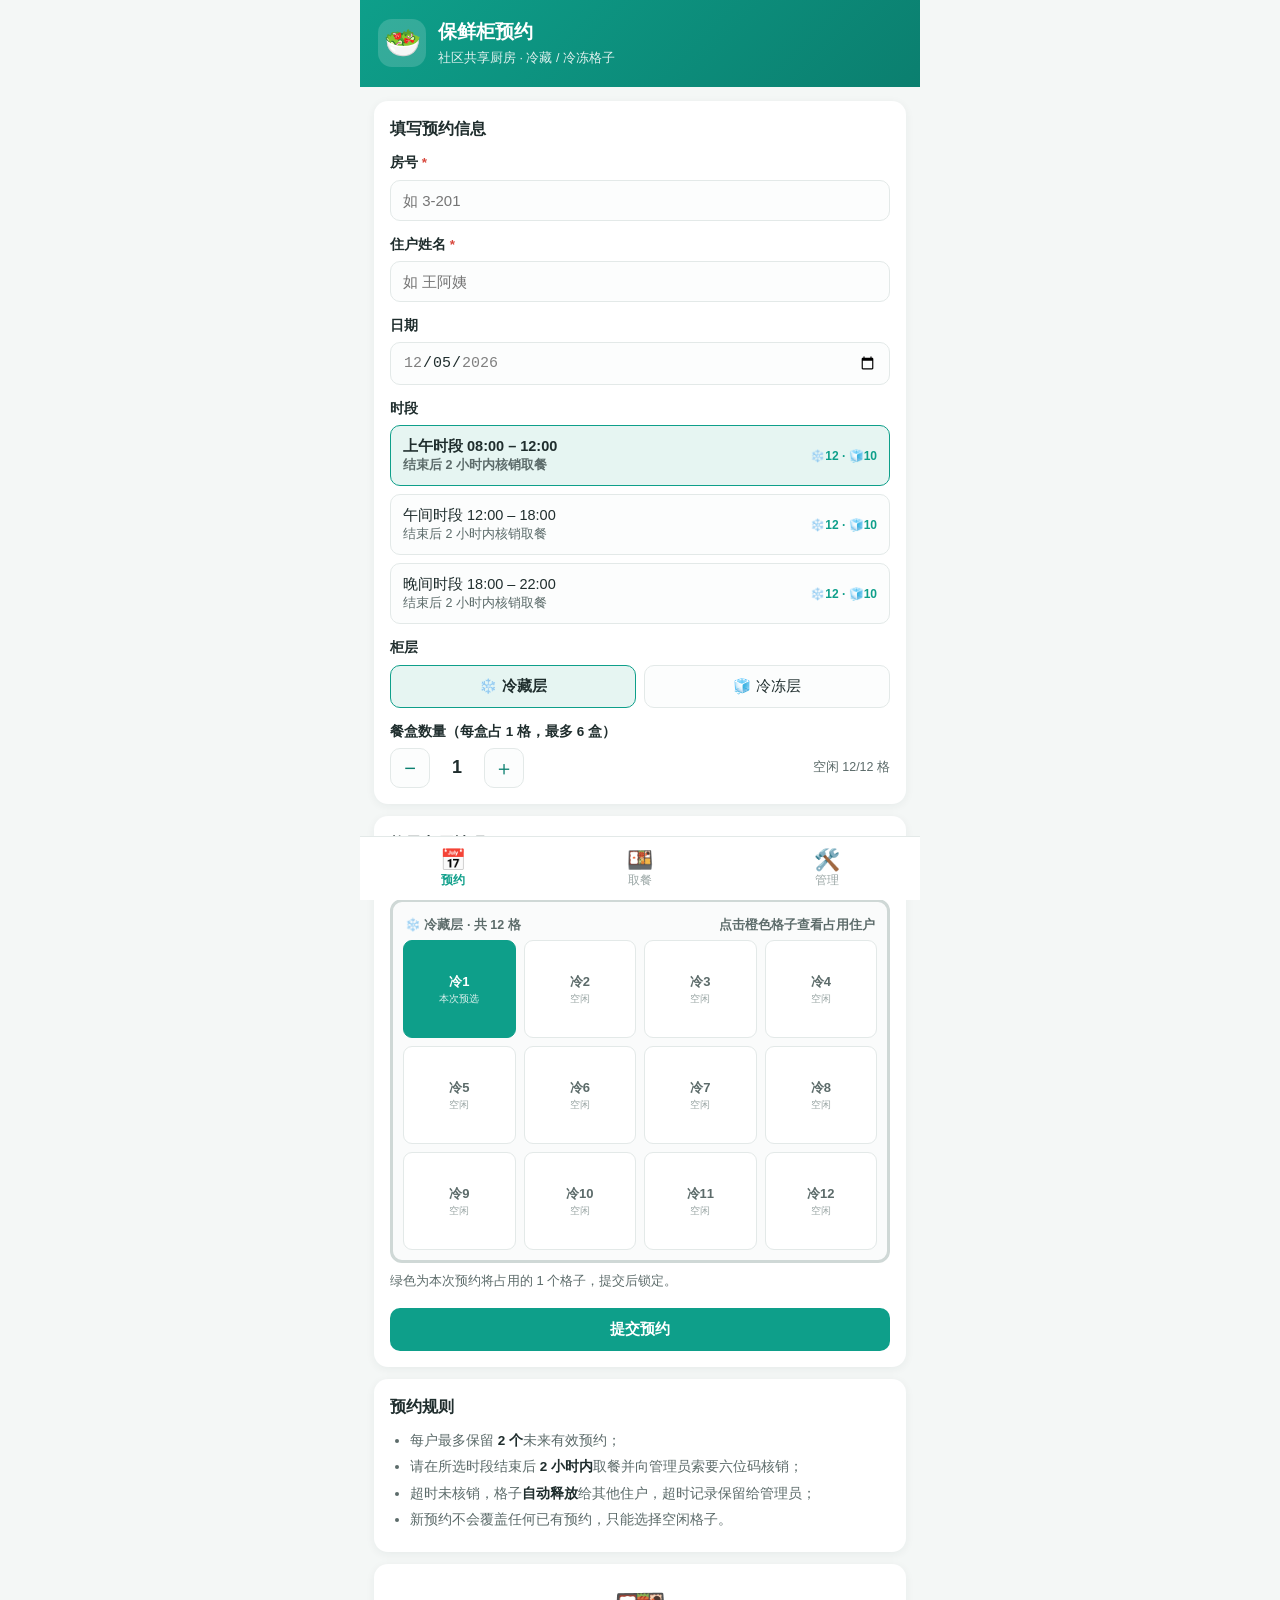
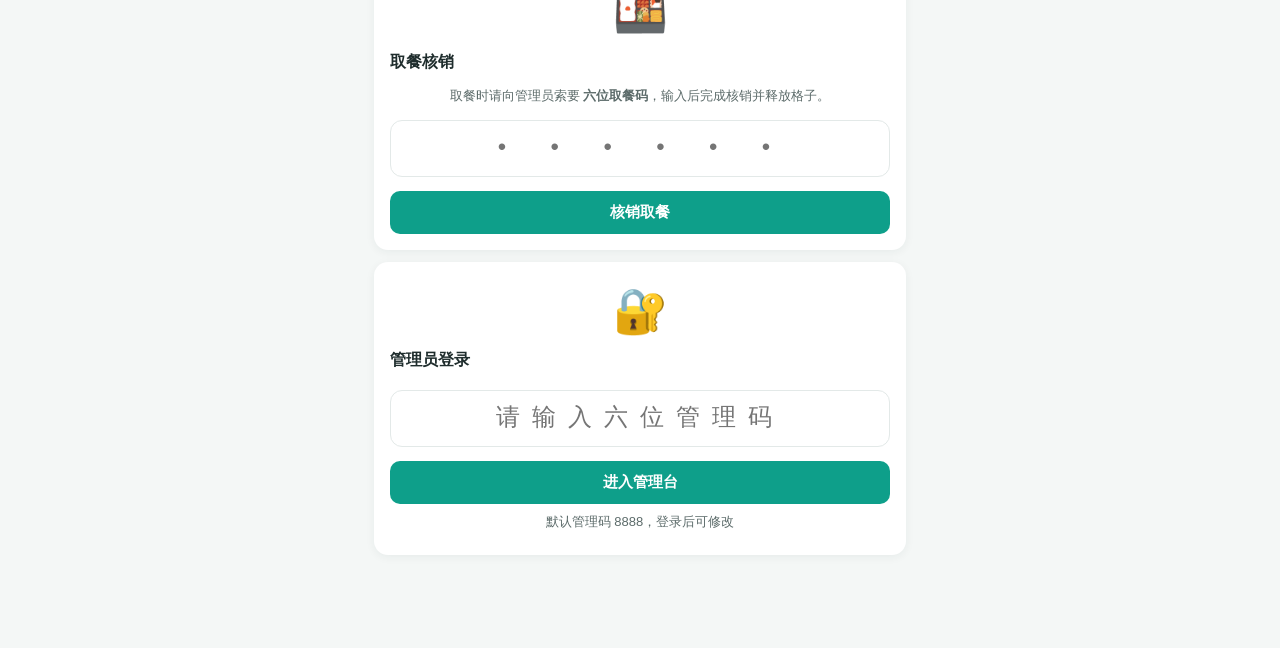
<file: index.html>
<!DOCTYPE html>
<html lang="zh-CN">
<head>
<meta charset="UTF-8" />
<meta name="viewport" content="width=device-width, initial-scale=1.0, viewport-fit=cover" />
<meta name="theme-color" content="#0e9f8a" />
<title>社区共享厨房 · 保鲜柜预约</title>
<link rel="stylesheet" href="styles.css" />
</head>
<body>
<div class="app">
  <header class="topbar">
    <div class="brand">
      <span class="brand-logo">🥗</span>
      <div>
        <h1>保鲜柜预约</h1>
        <p>社区共享厨房 · 冷藏 / 冷冻格子</p>
      </div>
    </div>
  </header>

  <main>
    <!-- ========== 预约页 ========== -->
    <section class="page" id="page-booking">
      <div class="card">
        <h2 class="card-title">填写预约信息</h2>
        <div class="field">
          <label for="bkRoom">房号 <em>*</em></label>
          <input id="bkRoom" type="text" inputmode="numeric" placeholder="如 3-201" autocomplete="off" />
        </div>
        <div class="field">
          <label for="bkName">住户姓名 <em>*</em></label>
          <input id="bkName" type="text" placeholder="如 王阿姨" autocomplete="off" />
        </div>
        <div class="field">
          <label for="bkDate">日期</label>
          <input id="bkDate" type="date" />
        </div>
        <div class="field">
          <label>时段</label>
          <div class="slot-list" id="slotList"></div>
        </div>
        <div class="field">
          <label>柜层</label>
          <div class="seg" id="typeSeg">
            <button type="button" class="seg-btn" data-type="fridge">❄️ 冷藏层</button>
            <button type="button" class="seg-btn" data-type="freezer">🧊 冷冻层</button>
          </div>
        </div>
        <div class="field">
          <label>餐盒数量（每盒占 1 格，最多 6 盒）</label>
          <div class="stepper">
            <button type="button" class="step-btn" data-action="boxesDec">−</button>
            <span id="boxesVal">1</span>
            <button type="button" class="step-btn" data-action="boxesInc">＋</button>
            <span class="avail" id="availText"></span>
          </div>
        </div>
      </div>

      <div class="card">
        <h2 class="card-title">格子占用情况</h2>
        <div class="legend">
          <span><i class="dot dot-free"></i>空闲</span>
          <span><i class="dot dot-pre"></i>本次预选</span>
          <span><i class="dot dot-occ"></i>已占用（点击查看）</span>
        </div>
        <div class="cabinet" id="cabinet"></div>
        <p class="hint" id="cabinetHint"></p>
        <button class="btn btn-primary btn-block" id="submitBtn" data-action="submitBooking">提交预约</button>
      </div>

      <div class="card" id="myBookingsCard" hidden>
        <h2 class="card-title">本户未来预约 <span class="pill" id="myCountPill">0/2</span></h2>
        <div id="myBookings"></div>
      </div>

      <div class="card rules">
        <h2 class="card-title">预约规则</h2>
        <ul>
          <li>每户最多保留 <b>2 个</b>未来有效预约；</li>
          <li>请在所选时段结束后 <b>2 小时内</b>取餐并向管理员索要六位码核销；</li>
          <li>超时未核销，格子<b>自动释放</b>给其他住户，超时记录保留给管理员；</li>
          <li>新预约不会覆盖任何已有预约，只能选择空闲格子。</li>
        </ul>
      </div>
    </section>

    <!-- ========== 取餐核销页 ========== -->
    <section class="page" id="page-pickup" hidden>
      <div class="card text-center">
        <div class="pickup-icon">🍱</div>
        <h2 class="card-title">取餐核销</h2>
        <p class="hint">取餐时请向管理员索要 <b>六位取餐码</b>，输入后完成核销并释放格子。</p>
        <input id="pickCode" class="code-input" type="text" inputmode="numeric" maxlength="6"
               placeholder="• • • • • •" autocomplete="off" />
        <button class="btn btn-primary btn-block" id="pickBtn" data-action="pickupRedeem">核销取餐</button>
        <div id="pickResult"></div>
      </div>
    </section>

    <!-- ========== 管理员页 ========== -->
    <section class="page" id="page-admin" hidden>
      <!-- 登录 -->
      <div class="card text-center" id="adminLoginCard">
        <div class="pickup-icon">🔐</div>
        <h2 class="card-title">管理员登录</h2>
        <input id="adminPin" class="code-input" type="password" inputmode="numeric" maxlength="6"
               placeholder="请输入六位管理码" autocomplete="off" />
        <button class="btn btn-primary btn-block" data-action="adminLogin">进入管理台</button>
        <p class="hint">默认管理码 8888，登录后可修改</p>
      </div>

      <!-- 管理台 -->
      <div id="adminPanel" hidden>
        <div class="stat-grid" id="statGrid"></div>

        <div class="card">
          <div class="list-head">
            <h2 class="card-title" style="margin:0">预约记录</h2>
            <button class="btn btn-ghost btn-sm" data-action="adminLogout">退出登录</button>
          </div>
          <div class="chips" id="filterChips"></div>
          <div id="adminList"></div>
        </div>

        <div class="card">
          <h2 class="card-title">柜层容量设置</h2>
          <div class="field-row">
            <div class="field">
              <label for="setFridge">冷藏格数</label>
              <input id="setFridge" type="number" min="1" max="99" />
            </div>
            <div class="field">
              <label for="setFreezer">冷冻格数</label>
              <input id="setFreezer" type="number" min="1" max="99" />
            </div>
          </div>
          <button class="btn btn-primary btn-block" data-action="saveCaps">保存容量</button>
        </div>

        <div class="card">
          <h2 class="card-title">修改管理码</h2>
          <div class="field">
            <label for="oldPin">原管理码</label>
            <input id="oldPin" type="password" inputmode="numeric" maxlength="6" placeholder="六位原管理码" />
          </div>
          <div class="field">
            <label for="newPin">新管理码</label>
            <input id="newPin" type="password" inputmode="numeric" maxlength="6" placeholder="六位新管理码" />
          </div>
          <button class="btn btn-primary btn-block" data-action="changePin">修改管理码</button>
        </div>

        <div class="card">
          <h2 class="card-title">数据管理（本地存储）</h2>
          <p class="hint">数据保存在本设备浏览器中。更换设备时可导出 JSON 备份，再到另一台设备导入。</p>
          <div class="btn-row">
            <button class="btn btn-ghost" data-action="exportData">导出数据</button>
            <button class="btn btn-ghost" data-action="importData">导入数据</button>
            <button class="btn btn-ghost" data-action="seedData">生成演示数据</button>
            <button class="btn btn-danger-ghost" data-action="clearData">清空全部数据</button>
          </div>
          <input type="file" id="importFile" accept="application/json,.json" hidden />
        </div>
      </div>
    </section>
  </main>

  <nav class="tabbar">
    <button class="tab" data-nav="booking"><span>📅</span>预约</button>
    <button class="tab" data-nav="pickup"><span>🍱</span>取餐</button>
    <button class="tab" data-nav="admin"><span>🛠️</span>管理</button>
  </nav>
</div>

<div id="modalRoot"></div>
<div id="toastRoot"></div>

<script src="app.js"></script>
</body>
</html>
</file>
<file: styles.css>
:root {
  --green: #0e9f8a;
  --green-dark: #0b7f6f;
  --green-soft: #e6f5f2;
  --ink: #1f2d2d;
  --ink-2: #5c6b6a;
  --line: #e3e9e8;
  --bg: #f4f7f6;
  --card: #ffffff;
  --amber: #e08a17;
  --amber-soft: #fdf2e0;
  --red: #d8483d;
  --red-soft: #fdecea;
  --blue: #2f7de1;
  --blue-soft: #eaf2fd;
  --gray: #9aa6a5;
  --radius: 14px;
  --shadow: 0 2px 10px rgba(20, 50, 47, .06);
  --tabbar-h: 64px;
}

* { box-sizing: border-box; -webkit-tap-highlight-color: transparent; }

html, body {
  margin: 0;
  padding: 0;
  background: var(--bg);
  color: var(--ink);
  font-family: -apple-system, BlinkMacSystemFont, "PingFang SC", "Hiragino Sans GB",
               "Microsoft YaHei", "Helvetica Neue", Arial, sans-serif;
  font-size: 15px;
  line-height: 1.5;
}

.app {
  max-width: 560px;
  margin: 0 auto;
  min-height: 100vh;
  padding-bottom: calc(var(--tabbar-h) + env(safe-area-inset-bottom, 12px));
}

/* ---------- 顶栏 ---------- */
.topbar {
  background: linear-gradient(135deg, var(--green), var(--green-dark));
  color: #fff;
  padding: calc(env(safe-area-inset-top, 0px) + 18px) 18px 20px;
}
.brand { display: flex; align-items: center; gap: 12px; }
.brand-logo {
  font-size: 30px;
  width: 48px; height: 48px;
  display: grid; place-items: center;
  background: rgba(255,255,255,.16);
  border-radius: 14px;
}
.topbar h1 { margin: 0; font-size: 19px; font-weight: 700; }
.topbar p { margin: 2px 0 0; font-size: 12.5px; opacity: .88; }

/* ---------- 卡片 ---------- */
main { padding: 14px; display: block; }
.page { display: block; }
.card {
  background: var(--card);
  border-radius: var(--radius);
  box-shadow: var(--shadow);
  padding: 16px;
  margin-bottom: 12px;
}
.card-title {
  margin: 0 0 12px;
  font-size: 16px;
  font-weight: 700;
  display: flex;
  align-items: center;
  gap: 8px;
}
.list-head { display: flex; align-items: center; justify-content: space-between; margin-bottom: 10px; }
.text-center { text-align: center; }
.hint { color: var(--ink-2); font-size: 13px; margin: 8px 0; }

/* ---------- 表单 ---------- */
.field { margin-bottom: 14px; }
.field:last-child { margin-bottom: 0; }
.field label { display: block; font-size: 13.5px; font-weight: 600; margin-bottom: 6px; }
.field label em { color: var(--red); font-style: normal; }
.field input, .field select {
  width: 100%;
  padding: 11px 12px;
  border: 1.5px solid var(--line);
  border-radius: 10px;
  font-size: 15px;
  color: var(--ink);
  background: #fcfdfd;
  outline: none;
  transition: border-color .15s;
}
.field input:focus { border-color: var(--green); background: #fff; }
.field-row { display: flex; gap: 10px; }
.field-row .field { flex: 1; }

/* ---------- 时段 ---------- */
.slot-list { display: flex; flex-direction: column; gap: 8px; }
.slot-btn {
  text-align: left;
  width: 100%;
  padding: 11px 12px;
  border: 1.5px solid var(--line);
  border-radius: 10px;
  background: #fcfdfd;
  font-size: 14.5px;
  color: var(--ink);
  display: flex;
  justify-content: space-between;
  align-items: center;
  gap: 8px;
  cursor: pointer;
}
.slot-btn .slot-meta { color: var(--ink-2); font-size: 12.5px; }
.slot-btn.active {
  border-color: var(--green);
  background: var(--green-soft);
  font-weight: 600;
}
.slot-btn:disabled {
  background: #f2f4f4;
  color: var(--gray);
  cursor: not-allowed;
}
.slot-btn .free-tag { font-size: 12px; font-weight: 600; color: var(--green); white-space: nowrap; }
.slot-btn:disabled .free-tag { color: var(--gray); }

/* ---------- 分段选择 ---------- */
.seg { display: flex; gap: 8px; }
.seg-btn {
  flex: 1;
  padding: 11px 0;
  border: 1.5px solid var(--line);
  border-radius: 10px;
  background: #fcfdfd;
  font-size: 14.5px;
  color: var(--ink);
  cursor: pointer;
}
.seg-btn.active { border-color: var(--green); background: var(--green-soft); font-weight: 600; }

/* ---------- 数量步进 ---------- */
.stepper { display: flex; align-items: center; gap: 10px; }
.step-btn {
  width: 40px; height: 40px;
  border-radius: 10px;
  border: 1.5px solid var(--line);
  background: #fcfdfd;
  font-size: 20px;
  color: var(--green-dark);
  cursor: pointer;
  line-height: 1;
}
.stepper > span:nth-child(2) {
  min-width: 34px;
  text-align: center;
  font-size: 18px;
  font-weight: 700;
}
.stepper .avail { color: var(--ink-2); font-size: 12.5px; margin-left: auto; }

/* ---------- 按钮 ---------- */
.btn {
  border: none;
  border-radius: 10px;
  padding: 12px 16px;
  font-size: 15px;
  font-weight: 600;
  cursor: pointer;
  transition: filter .15s, background .15s;
}
.btn:active { filter: brightness(.92); }
.btn-primary { background: var(--green); color: #fff; }
.btn-block { width: 100%; margin-top: 10px; }
.btn-ghost {
  background: var(--green-soft);
  color: var(--green-dark);
}
.btn-sm { padding: 7px 12px; font-size: 13px; margin: 0; }
.btn-danger { background: var(--red); color: #fff; }
.btn-danger-ghost { background: var(--red-soft); color: var(--red); }
.btn-row { display: flex; flex-wrap: wrap; gap: 8px; }
.btn-row .btn { flex: 1 1 44%; margin: 0; font-size: 14px; padding: 10px 8px; }

/* ---------- 图例 / 柜子 ---------- */
.legend {
  display: flex; flex-wrap: wrap; gap: 14px;
  font-size: 12.5px; color: var(--ink-2);
  margin-bottom: 12px;
}
.dot { display: inline-block; width: 10px; height: 10px; border-radius: 3px; margin-right: 4px; vertical-align: -1px; }
.dot-free { background: #fff; border: 1.5px solid var(--line); }
.dot-pre { background: var(--green); }
.dot-occ { background: var(--amber); }

.cabinet {
  border: 3px solid #cfd8d6;
  border-radius: 12px;
  padding: 10px;
  background: #fafbfb;
}
.cell-row { display: grid; gap: 8px; margin-bottom: 8px; }
.cell-row:last-child { margin-bottom: 0; }
.cell {
  aspect-ratio: 1.15 / 1;
  border-radius: 9px;
  border: 1.5px solid var(--line);
  background: #fff;
  display: flex;
  flex-direction: column;
  align-items: center;
  justify-content: center;
  font-size: 12px;
  font-weight: 600;
  color: var(--ink-2);
  cursor: default;
  min-width: 0;
}
.cell .cell-no { font-size: 13px; }
.cell .cell-sub { font-size: 10px; font-weight: 500; color: var(--gray); }
.cell.free:hover { border-color: #c4cfcd; }
.cell.pre { background: var(--green); border-color: var(--green); color: #fff; }
.cell.pre .cell-sub { color: rgba(255,255,255,.85); }
.cell.occupied {
  background: var(--amber-soft);
  border-color: #f0d2a1;
  color: #8a5a12;
  cursor: pointer;
}
.cell.occupied .cell-sub { color: #b6893f; }

.layer-title {
  font-size: 12.5px;
  font-weight: 700;
  color: var(--ink-2);
  margin: 4px 2px 6px;
  display: flex;
  justify-content: space-between;
}

/* ---------- 规则 ---------- */
.rules ul { margin: 0; padding-left: 20px; color: var(--ink-2); font-size: 13.5px; }
.rules li { margin-bottom: 6px; }
.rules b { color: var(--ink); }

/* ---------- 我的预约 / 列表项 ---------- */
.pill {
  font-size: 12px;
  font-weight: 600;
  background: var(--green-soft);
  color: var(--green-dark);
  padding: 2px 9px;
  border-radius: 99px;
}
.booking-item, .admin-item {
  border: 1.5px solid var(--line);
  border-radius: 11px;
  padding: 12px;
  margin-bottom: 9px;
}
.booking-item:last-child, .admin-item:last-child { margin-bottom: 0; }
.bi-top { display: flex; justify-content: space-between; align-items: flex-start; gap: 8px; }
.bi-title { font-weight: 700; font-size: 14.5px; }
.bi-desc { color: var(--ink-2); font-size: 13px; margin-top: 3px; }
.bi-cells { margin-top: 6px; font-size: 12.5px; color: var(--ink-2); }
.bi-cells .tag {
  display: inline-block;
  background: var(--bg);
  border: 1px solid var(--line);
  border-radius: 6px;
  padding: 1px 7px;
  margin: 2px 3px 0 0;
  font-weight: 600;
}
.bi-actions { margin-top: 10px; display: flex; gap: 8px; flex-wrap: wrap; }
.bi-actions .btn { margin: 0; padding: 8px 12px; font-size: 13px; }

.status-tag {
  font-size: 11.5px;
  font-weight: 700;
  padding: 3px 9px;
  border-radius: 99px;
  white-space: nowrap;
}
.st-reserved { background: var(--green-soft); color: var(--green-dark); }
.st-redeemed { background: #eef1f0; color: #6c7a78; }
.st-expired  { background: var(--red-soft); color: var(--red); }

.countdown { font-size: 12.5px; margin-top: 6px; font-weight: 600; }
.cd-warn { color: var(--amber); }
.cd-ok { color: var(--green-dark); }
.cd-over { color: var(--red); }

.code-badge {
  font-family: ui-monospace, "SF Mono", Menlo, Consolas, monospace;
  font-size: 20px;
  letter-spacing: 5px;
  font-weight: 700;
  color: var(--green-dark);
  background: var(--green-soft);
  border: 1.5px dashed var(--green);
  border-radius: 10px;
  padding: 8px 0 8px 7px;
  text-align: center;
  margin-top: 8px;
  user-select: all;
}

.empty {
  text-align: center;
  color: var(--gray);
  font-size: 13.5px;
  padding: 22px 10px;
}

/* ---------- 取餐页 ---------- */
.pickup-icon { font-size: 44px; margin-bottom: 4px; }
.code-input {
  width: 100%;
  padding: 14px;
  font-size: 24px;
  letter-spacing: 12px;
  text-align: center;
  border: 1.5px solid var(--line);
  border-radius: 12px;
  margin: 6px 0 4px;
  outline: none;
  font-family: ui-monospace, "SF Mono", Menlo, Consolas, monospace;
}
.code-input:focus { border-color: var(--green); }
.pick-ok, .pick-err {
  border-radius: 11px;
  padding: 12px;
  margin-top: 12px;
  font-size: 14px;
  text-align: left;
}
.pick-ok { background: var(--green-soft); color: var(--green-dark); }
.pick-err { background: var(--red-soft); color: var(--red); }

/* ---------- 管理员 ---------- */
.stat-grid {
  display: grid;
  grid-template-columns: repeat(2, 1fr);
  gap: 10px;
  margin-bottom: 12px;
}
.stat {
  background: var(--card);
  border-radius: var(--radius);
  box-shadow: var(--shadow);
  padding: 13px 14px;
}
.stat .num { font-size: 22px; font-weight: 800; line-height: 1.2; }
.stat .lbl { font-size: 12px; color: var(--ink-2); margin-top: 2px; }
.stat.s-green .num { color: var(--green-dark); }
.stat.s-amber .num { color: var(--amber); }
.stat.s-red .num { color: var(--red); }
.stat.s-gray .num { color: #6c7a78; }

.chips { display: flex; gap: 8px; flex-wrap: wrap; margin-bottom: 12px; }
.chip {
  border: 1.5px solid var(--line);
  background: #fcfdfd;
  border-radius: 99px;
  padding: 6px 13px;
  font-size: 13px;
  color: var(--ink-2);
  cursor: pointer;
}
.chip.active { border-color: var(--green); background: var(--green-soft); color: var(--green-dark); font-weight: 600; }

/* ---------- 底部导航 ---------- */
.tabbar {
  position: fixed;
  bottom: 0; left: 50%;
  transform: translateX(-50%);
  width: 100%;
  max-width: 560px;
  height: calc(var(--tabbar-h) + env(safe-area-inset-bottom, 0px));
  padding-bottom: env(safe-area-inset-bottom, 0px);
  background: #fff;
  border-top: 1px solid var(--line);
  display: flex;
  z-index: 50;
}
.tab {
  flex: 1;
  border: none;
  background: none;
  font-size: 12px;
  color: var(--gray);
  display: flex;
  flex-direction: column;
  align-items: center;
  justify-content: center;
  gap: 2px;
  cursor: pointer;
}
.tab span { font-size: 21px; line-height: 1; }
.tab.active { color: var(--green); font-weight: 700; }

/* ---------- 弹窗 ---------- */
.modal-mask {
  position: fixed; inset: 0;
  background: rgba(20, 40, 38, .45);
  display: flex;
  align-items: center;
  justify-content: center;
  z-index: 100;
  padding: 24px;
  animation: fade .15s;
}
.modal {
  background: #fff;
  border-radius: 16px;
  width: 100%;
  max-width: 420px;
  padding: 20px;
  animation: pop .18s;
}
.modal h3 { margin: 0 0 10px; font-size: 17px; }
.modal .modal-body { color: var(--ink-2); font-size: 14px; }
.modal .modal-body .kv { display: flex; justify-content: space-between; padding: 6px 0; border-bottom: 1px dashed var(--line); gap: 10px; }
.modal .modal-body .kv:last-child { border-bottom: none; }
.modal .modal-body .kv b { color: var(--ink); text-align: right; }
.modal-actions { display: flex; gap: 10px; margin-top: 16px; }
.modal-actions .btn { flex: 1; margin: 0; }

@keyframes fade { from { opacity: 0; } }
@keyframes pop { from { transform: scale(.94); opacity: 0; } }

/* ---------- Toast ---------- */
#toastRoot {
  position: fixed;
  top: calc(env(safe-area-inset-top, 0px) + 14px);
  left: 50%;
  transform: translateX(-50%);
  z-index: 200;
  display: flex;
  flex-direction: column;
  gap: 8px;
  align-items: center;
  width: 100%;
  max-width: 560px;
  padding: 0 16px;
  pointer-events: none;
}
.toast {
  background: rgba(31, 45, 45, .94);
  color: #fff;
  font-size: 13.5px;
  padding: 10px 16px;
  border-radius: 99px;
  box-shadow: 0 4px 16px rgba(0,0,0,.2);
  animation: pop .18s;
  max-width: 100%;
  text-align: center;
}
.toast.t-ok { background: var(--green-dark); }
.toast.t-err { background: var(--red); }

@media (max-width: 360px) {
  .cell { font-size: 10.5px; }
  .cell .cell-no { font-size: 11px; }
}
</file>
